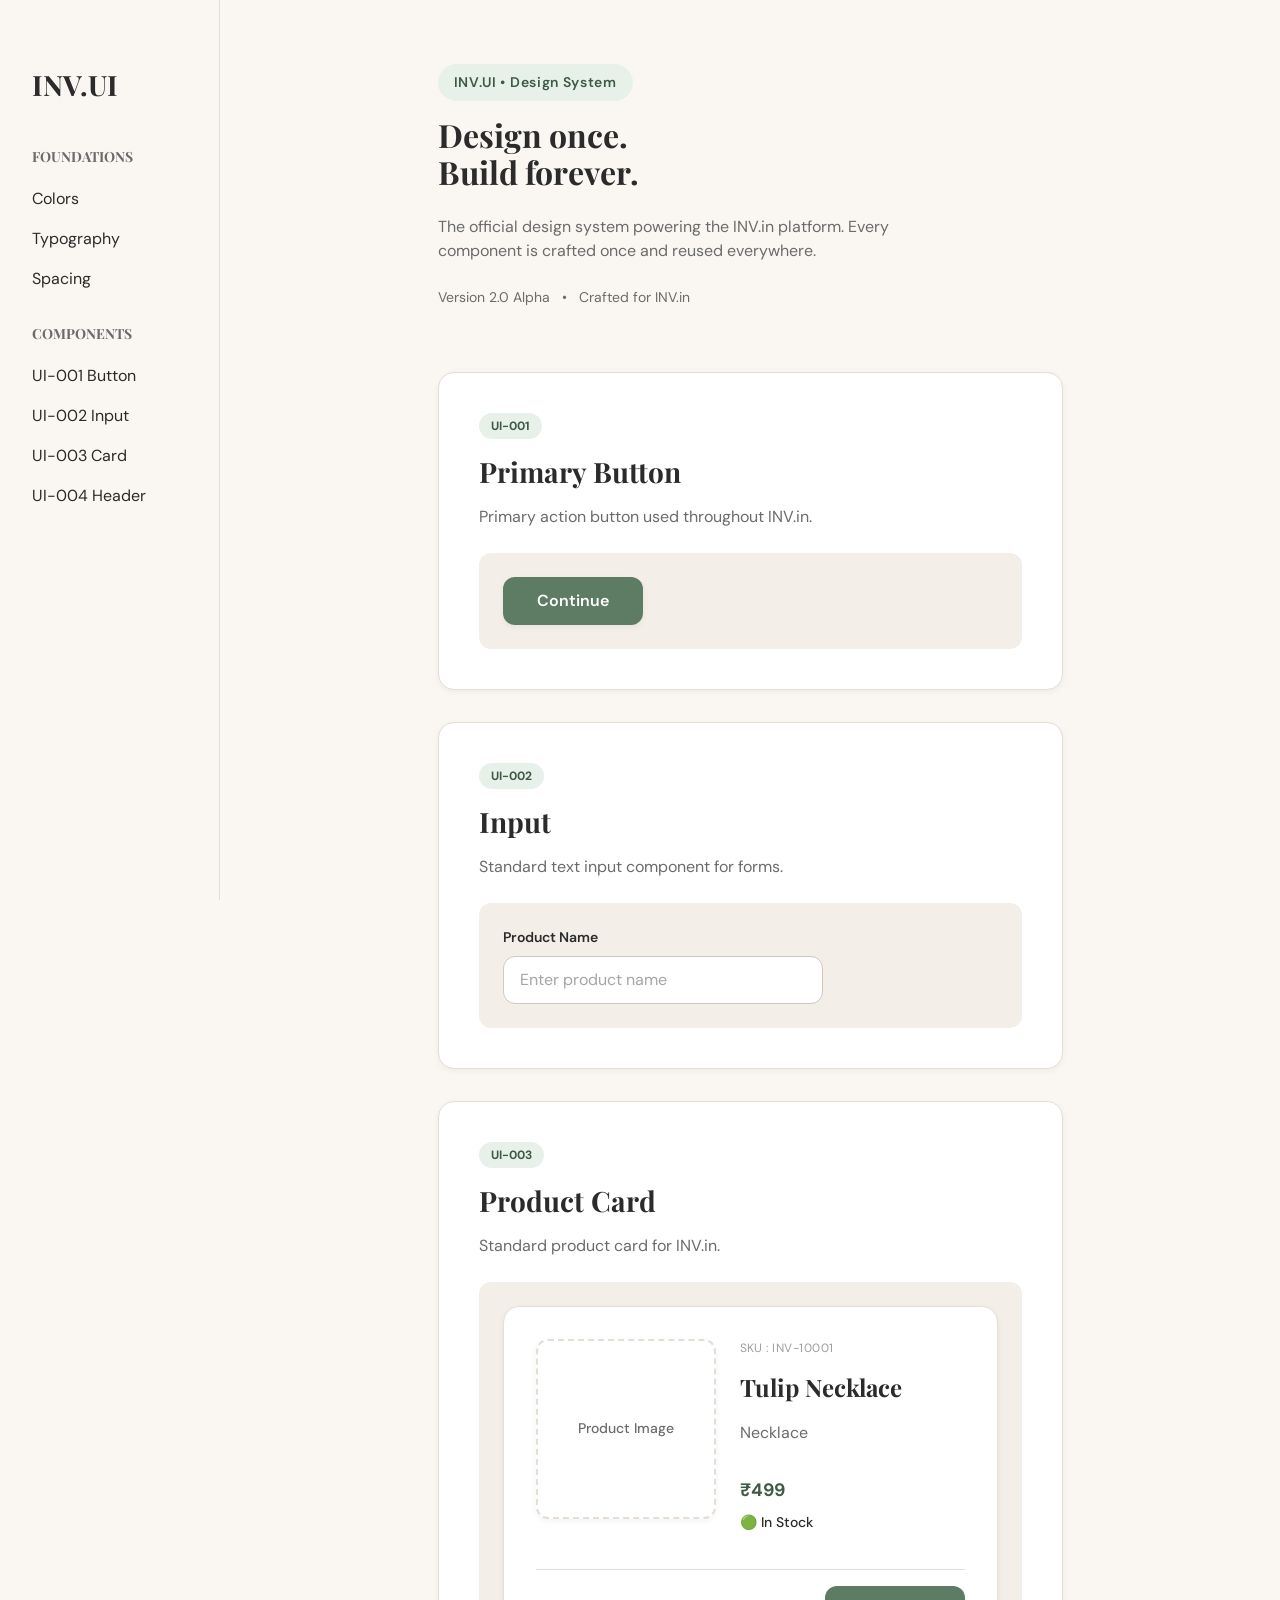
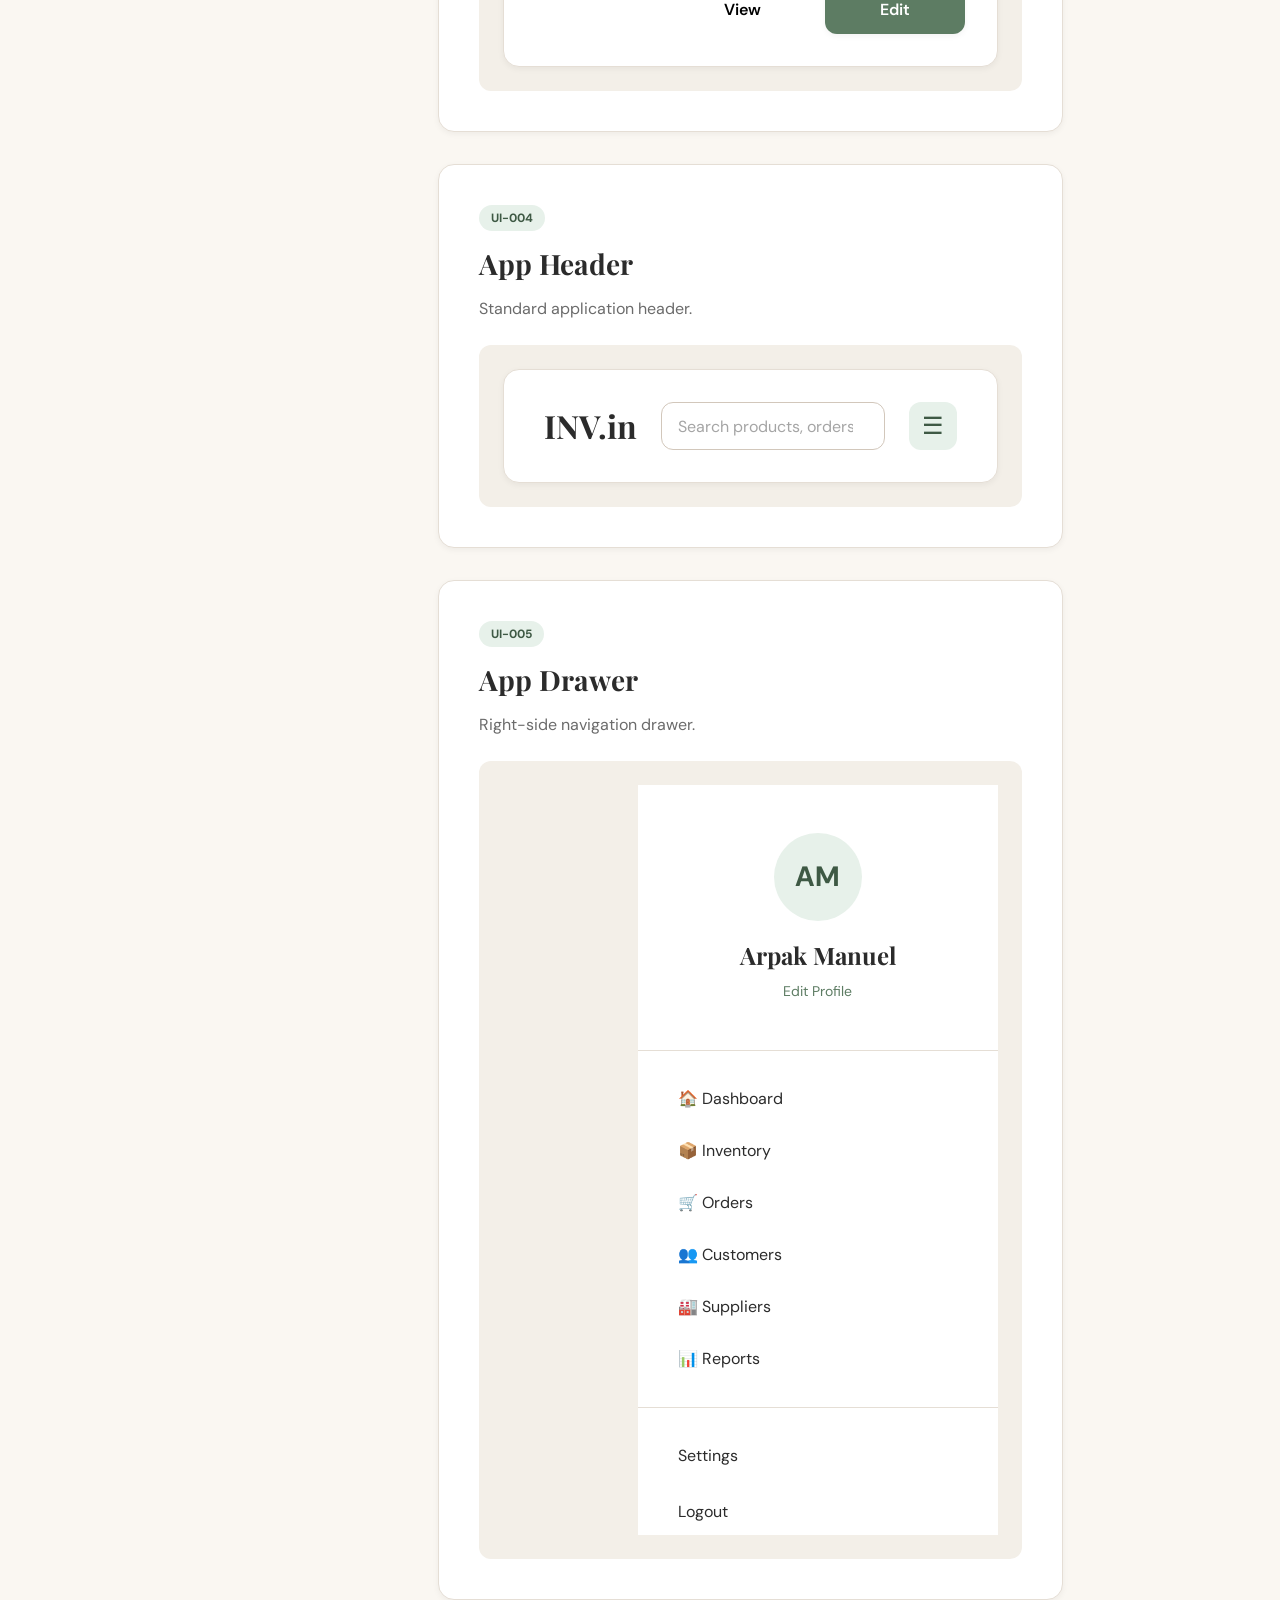
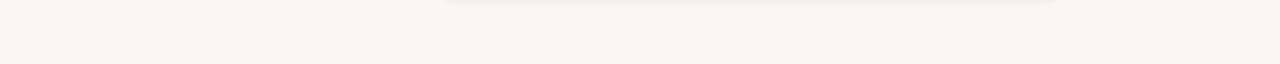
<file: views/showcase/index.html>
<!DOCTYPE html>
<html lang="en">

<head>

    <meta charset="UTF-8">

    <meta name="viewport"
          content="width=device-width, initial-scale=1.0">

    <title>INV.UI Showcase</title>

    <!-- Google Fonts -->

    <link rel="preconnect"
          href="https://fonts.googleapis.com">

    <link rel="preconnect"
          href="https://fonts.gstatic.com"
          crossorigin>

    <link href="https://fonts.googleapis.com/css2?family=DM+Sans:wght@400;500;600;700&family=Playfair+Display:wght@600;700&display=swap"
          rel="stylesheet">

    <!-- Base CSS -->

    <link rel="stylesheet"
          href="../../css/base/reset.css">

    <link rel="stylesheet"
          href="../../css/base/tokens.css">

    <link rel="stylesheet"
          href="../../css/base/typography.css">

    <link rel="stylesheet"
          href="../../css/base/globals.css">

    <!-- Layout -->

    <link rel="stylesheet"
          href="../../css/layouts/showcase.css">

    <!-- Components -->

    <link rel="stylesheet"
          href="../../components/button/style.css">

    <link rel="stylesheet"
          href="../../components/input/style.css">

    <link rel="stylesheet"
      href="../../components/card/style.css">

    <link rel="stylesheet"
      href="../../components/header/style.css">
      
    <link rel="stylesheet"
      href="../../components/app-drawer/style.css">

</head>

<body>

    <div class="showcase-layout">

        <aside class="showcase-sidebar">

            <h2>INV.UI</h2>

            <nav>

                <h3>Foundations</h3>

                <ul>
                    <li>Colors</li>
                    <li>Typography</li>
                    <li>Spacing</li>
                </ul>

                <h3>Components</h3>

                <ul>
                    <li>UI-001 Button</li>
                    <li>UI-002 Input</li>
                    <li>UI-003 Card</li>
                    <li>UI-004 Header</li>
                </ul>

            </nav>

        </aside>

        <main class="showcase">

            <!-- ==========================================
                Hero
            =========================================== -->
        
            <header class="showcase-header">

                <span class="showcase-tag">
                    INV.UI • Design System
                </span>

                <h1 class="showcase-title">
                    Design once.<br>
                    Build forever.
                </h1>

                <p class="showcase-description">
                    The official design system powering the INV.in platform.
                    Every component is crafted once and reused everywhere.
                </p>

                <div class="showcase-meta">

                    <span>Version 2.0 Alpha</span>

                    <span>•</span>

                    <span>Crafted for INV.in</span>

                </div>

            </header>

            <!-- ==========================================
                Component Library
            =========================================== -->
            <section class="component-library">

            </section>

        </main>
        
    </div>

    <!-- ==========================================
        INV.UI Engine
    =========================================== -->

    <script src="../../showcase/engine/registry.js"></script>

    <script src="../../showcase/engine/loader.js"></script>

    <script src="../../showcase/engine/renderer.js"></script>

    <script src="../../showcase/script.js"></script>


    <!-- ==========================================
        Interactive Components
    =========================================== -->

    <script src="../../components/app-drawer/script.js"></script>

</body>

</html>
</file>
<file: css/base/tokens.css>
/* ============================================================
   INV.UI Design Tokens
   Project : INV.in Core
   Version : 2.0.0-alpha.2
============================================================ */

:root{

    /* ============================================================
       BRAND COLORS
    ============================================================ */

    --color-primary-100:#E7F1EA;
    --color-primary-300:#9BB89E;
    --color-primary-500:#5D7C63;
    --color-primary-700:#3E5944;
    --color-primary-900:#24352A;

    --color-secondary-100:#F2ECE8;
    --color-secondary-300:#C6AA97;
    --color-secondary-500:#8A6A56;
    --color-secondary-700:#624838;
    --color-secondary-900:#3A291F;

    --color-accent-100:#F8EED5;
    --color-accent-300:#E8C87D;
    --color-accent-500:#C8A44D;
    --color-accent-700:#9A7A2D;
    --color-accent-900:#5F4A18;


    /* ============================================================
       BACKGROUND
    ============================================================ */

    --color-background:#FAF7F2;
    --color-surface:#F3EFE8;
    --color-card:#FFFFFF;


    /* ============================================================
       TEXT
    ============================================================ */

    --color-text-primary:#2B2B2B;
    --color-text-secondary:#6B6B6B;
    --color-text-disabled:#A5A5A5;
    --color-text-inverse:#FFFFFF;


    /* ============================================================
       STATUS
    ============================================================ */

    --color-success:#4E8C63;
    --color-warning:#D89A2B;
    --color-error:#C45A45;
    --color-info:#4A789C;


    /* ============================================================
       BORDERS
    ============================================================ */

    --color-border-light:#E5DED5;
    --color-border-medium:#D2C7BB;
    --color-border-dark:#B6A99B;


    /* ============================================================
       SPACING
       8pt Grid
    ============================================================ */

    --space-1:4px;
    --space-2:8px;
    --space-3:12px;
    --space-4:16px;
    --space-5:24px;
    --space-6:32px;
    --space-7:40px;
    --space-8:48px;
    --space-9:64px;


    /* ============================================================
       BORDER RADIUS
    ============================================================ */

    --radius-sm:8px;
    --radius-md:12px;
    --radius-lg:16px;
    --radius-xl:24px;
    --radius-full:9999px;


    /* ============================================================
       SHADOWS
    ============================================================ */

    --shadow-sm:0 2px 6px rgba(0,0,0,.05);
    --shadow-md:0 6px 16px rgba(0,0,0,.08);
    --shadow-lg:0 12px 28px rgba(0,0,0,.12);


    /* ============================================================
       TRANSITIONS
    ============================================================ */

    --transition-fast:120ms ease;
    --transition-normal:180ms ease;
    --transition-page:250ms ease;
    --transition-modal:300ms ease;


    /* ============================================================
       LAYOUT
    ============================================================ */

    --layout-max-width:1200px;

    --sidebar-width:220px;

    --content-width:1200px;

    --header-height:72px;

    --bottom-nav-height:76px;


    /* ============================================================
       COMPONENT TOKENS
    ============================================================ */

    --card-image-size:180px;

    --card-image-size-mobile:140px;

    --button-height:48px;

    --input-height:48px;

    --drawer-width:360px;


    /* ============================================================
       Z-INDEX
    ============================================================ */

    --z-dropdown:100;
    --z-sticky:200;
    --z-modal:500;
    --z-toast:900;

}
</file>
<file: css/base/typography.css>
/* ============================================================
   INV.UI Typography v1.0
   ============================================================ */

:root{

    /* Font Family */

    --font-heading:'Playfair Display',serif;
    --font-body:'DM Sans',sans-serif;

    /* Font Weight */

    --fw-regular:400;
    --fw-medium:500;
    --fw-semibold:600;
    --fw-bold:700;

    /* Heading */

    --text-display:40px;

    --text-h1:32px;
    --text-h2:28px;
    --text-h3:24px;
    --text-h4:20px;

    /* Body */

    --text-lg:18px;
    --text-md:16px;
    --text-sm:14px;
    --text-xs:12px;

    /* Line Height */

    --lh-tight:1.2;
    --lh-normal:1.5;
    --lh-relaxed:1.8;
}
</file>
<file: css/base/globals.css>
/* ==========================================================
   INV.UI Global Styles
========================================================== */

body{

    margin:0;

    min-height:100vh;

    background:var(--color-background);

    color:var(--color-text-primary);

    font-family:var(--font-body);

    font-size:var(--text-md);

    line-height:var(--lh-normal);

    text-rendering:optimizeLegibility;

    -webkit-font-smoothing:antialiased;

}

/* ==========================================================
   Headings
========================================================== */

h1,
h2,
h3,
h4{

    font-family:var(--font-heading);

    font-weight:700;

    color:var(--color-text-primary);

}

h1{font-size:var(--text-h1);}
h2{font-size:var(--text-h2);}
h3{font-size:var(--text-h3);}
h4{font-size:var(--text-h4);}

/* ==========================================================
   Paragraphs
========================================================== */

p{

    color:var(--color-text-secondary);

}

/* ==========================================================
   Links
========================================================== */

a{

    color:inherit;

    text-decoration:none;

}

/* ==========================================================
   Images
========================================================== */

img{

    display:block;

    max-width:100%;

}

/* ==========================================================
   Form Elements
========================================================== */

button,
input{

    font:inherit;

}

/* ==========================================================
   Selection
========================================================== */

::selection{

    background:var(--color-primary-300);

    color:#ffffff;

}

/* ==========================================================
   Scrollbar
========================================================== */

::-webkit-scrollbar{

    width:10px;

}

::-webkit-scrollbar-track{

    background:var(--color-surface);

}

::-webkit-scrollbar-thumb{

    background:var(--color-primary-300);

    border-radius:999px;

}
</file>
<file: css/layouts/showcase.css>
/* ==========================================================
   INV.UI Showcase Layout
   Version : 2.0.0-alpha.2
========================================================== */


/* ==========================================================
   Page
========================================================== */

.showcase{

    max-width:var(--layout-max-width);

    margin:0 auto;

    padding:var(--space-9) var(--space-6);

}


/* ==========================================================
   Hero
========================================================== */

.showcase-header{

    margin-bottom:var(--space-9);

}

.showcase-tag{

    display:inline-block;

    margin-bottom:var(--space-4);

    padding:var(--space-2) var(--space-4);

    border-radius:var(--radius-full);

    background:var(--color-primary-100);

    color:var(--color-primary-700);

    font-size:var(--text-sm);

    font-weight:var(--fw-semibold);

    letter-spacing:.05em;

}

.showcase-title{

    margin-bottom:var(--space-5);

    line-height:1.15;

}

.showcase-description{

    max-width:520px;

    margin-bottom:var(--space-5);

}

.showcase-meta{

    display:flex;

    align-items:center;

    gap:var(--space-3);

    color:var(--color-text-secondary);

    font-size:var(--text-sm);

}


/* ==========================================================
   Component Library
========================================================== */

.component-library{

    display:flex;

    flex-direction:column;

    gap:var(--space-6);

}


/* ==========================================================
   Component Card
========================================================== */

.component-card{

    background:var(--color-card);

    border:1px solid var(--color-border-light);

    border-radius:var(--radius-lg);

    padding:var(--space-7);

    box-shadow:var(--shadow-sm);

}

.component-id{

    display:inline-block;

    margin-bottom:var(--space-3);

    padding:var(--space-1) var(--space-3);

    border-radius:var(--radius-full);

    background:var(--color-primary-100);

    color:var(--color-primary-700);

    font-size:var(--text-xs);

    font-weight:var(--fw-bold);

}

.component-card h2{

    margin-bottom:var(--space-3);

}

.component-card p{

    margin-bottom:var(--space-5);

}

.component-preview{

    padding:var(--space-5);

    background:var(--color-surface);

    border-radius:var(--radius-md);

}


/* ==========================================================
   Sidebar
========================================================== */

.showcase-layout{

    display:grid;

    grid-template-columns:var(--sidebar-width) 1fr;

    min-height:100vh;

}

.showcase-sidebar{

    position:sticky;

    top:0;

    height:100vh;

    padding:var(--space-9) var(--space-6);

    border-right:1px solid var(--color-border-light);

    background:var(--color-background);

}

.showcase-sidebar h2{

    margin-bottom:var(--space-7);

}

.showcase-sidebar h3{

    margin:var(--space-5) 0 var(--space-3);

    font-size:var(--text-sm);

    text-transform:uppercase;

    color:var(--color-text-secondary);

}

.showcase-sidebar ul{

    list-style:none;

    padding:0;

}

.showcase-sidebar li{

    padding:var(--space-2) 0;

    cursor:pointer;

    transition:color var(--transition-fast);

}

.showcase-sidebar li:hover{

    color:var(--color-primary-500);

}


/* ==========================================================
   Sidebar Toggle
========================================================== */

.sidebar-toggle:hover{

    box-shadow:var(--shadow-md);

}
</file>
<file: components/button/style.css>
/* ============================================================
   INV.UI Component
   UI-001 : Primary Button
   ============================================================ */

.inv-btn{

    display:inline-flex;
    align-items:center;
    justify-content:center;

    gap:var(--space-2);

    min-width:140px;
    height:48px;

    padding:0 var(--space-5);

    border:none;
    border-radius:var(--radius-md);

    font-family:var(--font-body);
    font-size:var(--text-md);
    font-weight:var(--fw-semibold);

    cursor:pointer;

    transition:all var(--transition-normal);

}

/* Primary */

.inv-btn-primary{

    background:var(--color-primary-500);

    color:var(--color-text-inverse);

    box-shadow:var(--shadow-sm);

}

.inv-btn-primary:hover{

    background:var(--color-primary-700);

    transform:translateY(-2px);

    box-shadow:var(--shadow-md);

}

.inv-btn-primary:active{

    transform:translateY(0);

    box-shadow:var(--shadow-sm);

}

.inv-btn-primary:disabled{

    opacity:.5;

    cursor:not-allowed;

}
</file>
<file: components/input/style.css>
/* ==========================================================
   INV.UI Component
   UI-002 : Input
========================================================== */

.inv-input-group{

    display:flex;

    flex-direction:column;

    gap:var(--space-2);

    width:100%;

    max-width:320px;

}

.inv-label{

    font-size:var(--text-sm);

    font-weight:var(--fw-semibold);

    color:var(--color-text-primary);

}

.inv-input{

    width:100%;

    height:var(--input-height);

    padding:0 var(--space-4);

    border:1px solid var(--color-border-medium);

    border-radius:var(--radius-md);

    background:var(--color-card);

    color:var(--color-text-primary);

    font-size:var(--text-md);

    transition:
        border-color var(--transition-normal),
        box-shadow var(--transition-normal);

}

.inv-input::placeholder{

    color:var(--color-text-disabled);

}

.inv-input:focus-visible{

    outline:none;

    border-color:var(--color-primary-500);

    box-shadow:var(--focus-ring);

}

@media (max-width:768px){

    .inv-input-group{

        width:100%;

        max-width:100%;

    }

}
</file>
<file: components/card/style.css>
/* ==========================================================
   INV.UI Component
   UI-003 : Product Card
   Version : 2.0.0-alpha.2
========================================================== */


/* ==========================================================
   Card
========================================================== */

.inv-card{

    display:grid;

    grid-template-columns:var(--card-image-size) 1fr;

    gap:var(--space-5);

    align-items:start;

    padding:var(--space-6);

    background:var(--color-card);

    border:1px solid var(--color-border-light);

    border-radius:var(--radius-lg);

    box-shadow:var(--shadow-sm);

    transition:
        transform var(--transition-fast),
        box-shadow var(--transition-normal);

}

.inv-card:hover{

    transform:translateY(-2px);

    box-shadow:var(--shadow-md);

}


/* ==========================================================
   Media
========================================================== */

.inv-card-media{

    display:flex;

    justify-content:center;

    align-items:center;

}

.inv-card-placeholder{

    width:var(--card-image-size);

    height:var(--card-image-size);

    display:flex;

    justify-content:center;

    align-items:center;

    border:2px dashed var(--color-border-light);

    border-radius:var(--radius-md);

    background:var(--color-card);

    color:var(--color-text-secondary);

    font-size:var(--text-sm);

    font-weight:var(--fw-medium);

    box-shadow:var(--shadow-sm);

}


/* ==========================================================
   Content
========================================================== */

.inv-card-content{

    display:flex;

    flex-direction:column;

    gap:var(--space-2);

}

.inv-card-sku{

    font-size:var(--text-xs);

    color:var(--color-text-secondary);

    opacity:.65;

    letter-spacing:.04em;

}

.inv-card-title{

    margin:var(--space-2) 0 var(--space-3);

    line-height:var(--lh-tight);

}

.inv-card-category{

    margin:0;

    color:var(--color-text-secondary);

}

.inv-card-price{

    font-size:var(--text-lg);

    font-weight:var(--fw-bold);

    color:var(--color-primary-700);

}

.inv-card-stock{

    font-size:var(--text-sm);

    font-weight:var(--fw-medium);

}


/* ==========================================================
   Actions
========================================================== */

.inv-card-actions{

    grid-column:1 / -1;

    display:flex;

    justify-content:flex-end;

    gap:var(--space-3);

    margin-top:var(--space-3);

    padding-top:var(--space-4);

    border-top:1px solid var(--color-border-light);

}


/* ==========================================================
   Mobile
========================================================== */

@media (max-width:768px){

    .inv-card{

        grid-template-columns:1fr;

    }

    .inv-card-placeholder{

        width:var(--card-image-size-mobile);

        height:var(--card-image-size-mobile);

    }

    .inv-card-content{

        align-items:center;

        text-align:center;

    }

    .inv-card-actions{

        justify-content:center;

    }

    .inv-card-actions .inv-btn{

        flex:1;

        max-width:160px;

    }

}
</file>
<file: components/header/style.css>
/* ==========================================================
   INV.UI Component
   UI-004 : App Header
   Version : 1.0.0
========================================================== */


/* ==========================================================
   Header
========================================================== */

.app-header{

    display:flex;

    align-items:center;

    justify-content:space-between;

    gap:var(--space-5);

    padding:var(--space-6) var(--space-7);

    background:var(--color-card);

    border:1px solid var(--color-border-light);

    border-radius:var(--radius-lg);

    box-shadow:var(--shadow-sm);

}


/* ==========================================================
   Brand
========================================================== */

.app-logo{

    margin:0;

    white-space:nowrap;

}


/* ==========================================================
   Search
========================================================== */

.app-header-search{

    flex:1;

    display:flex;

    justify-content:center;

}

.app-header-search .inv-input-group{

    width:100%;

    max: width 460px;


}


/* ==========================================================
   Actions
========================================================== */

.app-header-actions{

    display:flex;

    align-items:center;

    gap:var(--space-3);

}

.header-menu-btn{

    width:48px;

    height:48px;

    display:flex;

    align-items:center;

    justify-content:center;

    border:none;

    border-radius:var(--radius-md);

    background:var(--color-primary-100);

    color:var(--color-primary-700);

    font-size:24px;

    cursor:pointer;

    transition:
        background var(--transition-normal),
        box-shadow var(--transition-normal);

}

.header-menu-btn:hover{

    background:var(--color-card);

    border:1px solid var(--color-border-light);

}


/* ==========================================================
   Mobile
========================================================== */

@media (max-width:768px){

    .app-header{

        flex-wrap:wrap;

    }

    .app-header-brand{

        order:1;

    }

    .app-header-actions{

        order:2;

    }

    .app-header-search{

        order:3;

        width:100%;

    }

}
</file>
<file: components/app-drawer/style.css>
/* ==========================================================
   INV.UI Component
   UI-005 : App Drawer
   Version : 1.0.0
========================================================== */


/* ==========================================================
   Drawer
========================================================== */

.app-drawer{

    position:fixed;

    top:0;

    right:-380px;

    width:360px;

    height:100vh;

    display:flex;

    flex-direction:column;

    background:var(--color-card);

    box-shadow:var(--shadow-lg);

    transition:right var(--transition-modal);

    z-index:var(--z-modal);

}


/* ==========================================================
   Active
========================================================== */

.app-drawer.open{

    right:0;

}


/* ==========================================================
   Profile
========================================================== */

.app-drawer-profile{

    display:flex;

    flex-direction:column;

    align-items:center;

    padding:var(--space-8) var(--space-6);

    border-bottom:1px solid var(--color-border-light);

}

.app-avatar{

    width:88px;

    height:88px;

    display:flex;

    align-items:center;

    justify-content:center;

    border-radius:50%;

    background:var(--color-primary-100);

    color:var(--color-primary-700);

    font-size:28px;

    font-weight:var(--fw-bold);

    margin-bottom:var(--space-4);

}

.app-user-name{

    margin-bottom:var(--space-2);

}

.app-edit-profile{

    font-size:var(--text-sm);

    color:var(--color-primary-500);

}


/* ==========================================================
   Navigation
========================================================== */

.app-drawer-nav{

    display:flex;

    flex-direction:column;

    padding:var(--space-5);

    gap:var(--space-1);

}

.app-drawer-nav a{

    padding:var(--space-3) var(--space-4);

    border-radius:var(--radius-md);

    transition:
        background var(--transition-fast),
        color var(--transition-fast);

}

.app-drawer-nav a:hover{

    background:var(--color-primary-100);

    color:var(--color-primary-700);

}


/* ==========================================================
   Footer
========================================================== */

.app-drawer-footer{

    margin-top:auto;

    display:flex;

    flex-direction:column;

    gap:var(--space-2);

    padding:var(--space-5);

    border-top:1px solid var(--color-border-light);

}

.app-drawer-footer a{

    padding:var(--space-3) var(--space-4);

    border-radius:var(--radius-md);

}

.app-drawer-footer a:hover{

    background:var(--color-primary-100);

}


/* ==========================================================
   Overlay
========================================================== */

.app-drawer-overlay{

    position:fixed;

    inset:0;

    background:rgba(0,0,0,.35);

    opacity:0;

    visibility:hidden;

    transition:
        opacity var(--transition-modal),
        visibility var(--transition-modal);

    z-index:calc(var(--z-modal) - 1);

}

.app-drawer-overlay.open{

    opacity:1;

    visibility:visible;

}


.drawer-preview{

    position:relative;

    overflow:hidden;

    height:750px;

}

.drawer-preview .app-drawer{

    position:absolute;

    top:0;

    right:0;

    width:360px;

    height:100%;

    box-shadow:none;

}


/* ==========================================================
   Mobile
========================================================== */

@media (max-width:768px){

    .app-drawer{

        width:100%;

        right:-100%;

    }

}
</file>
